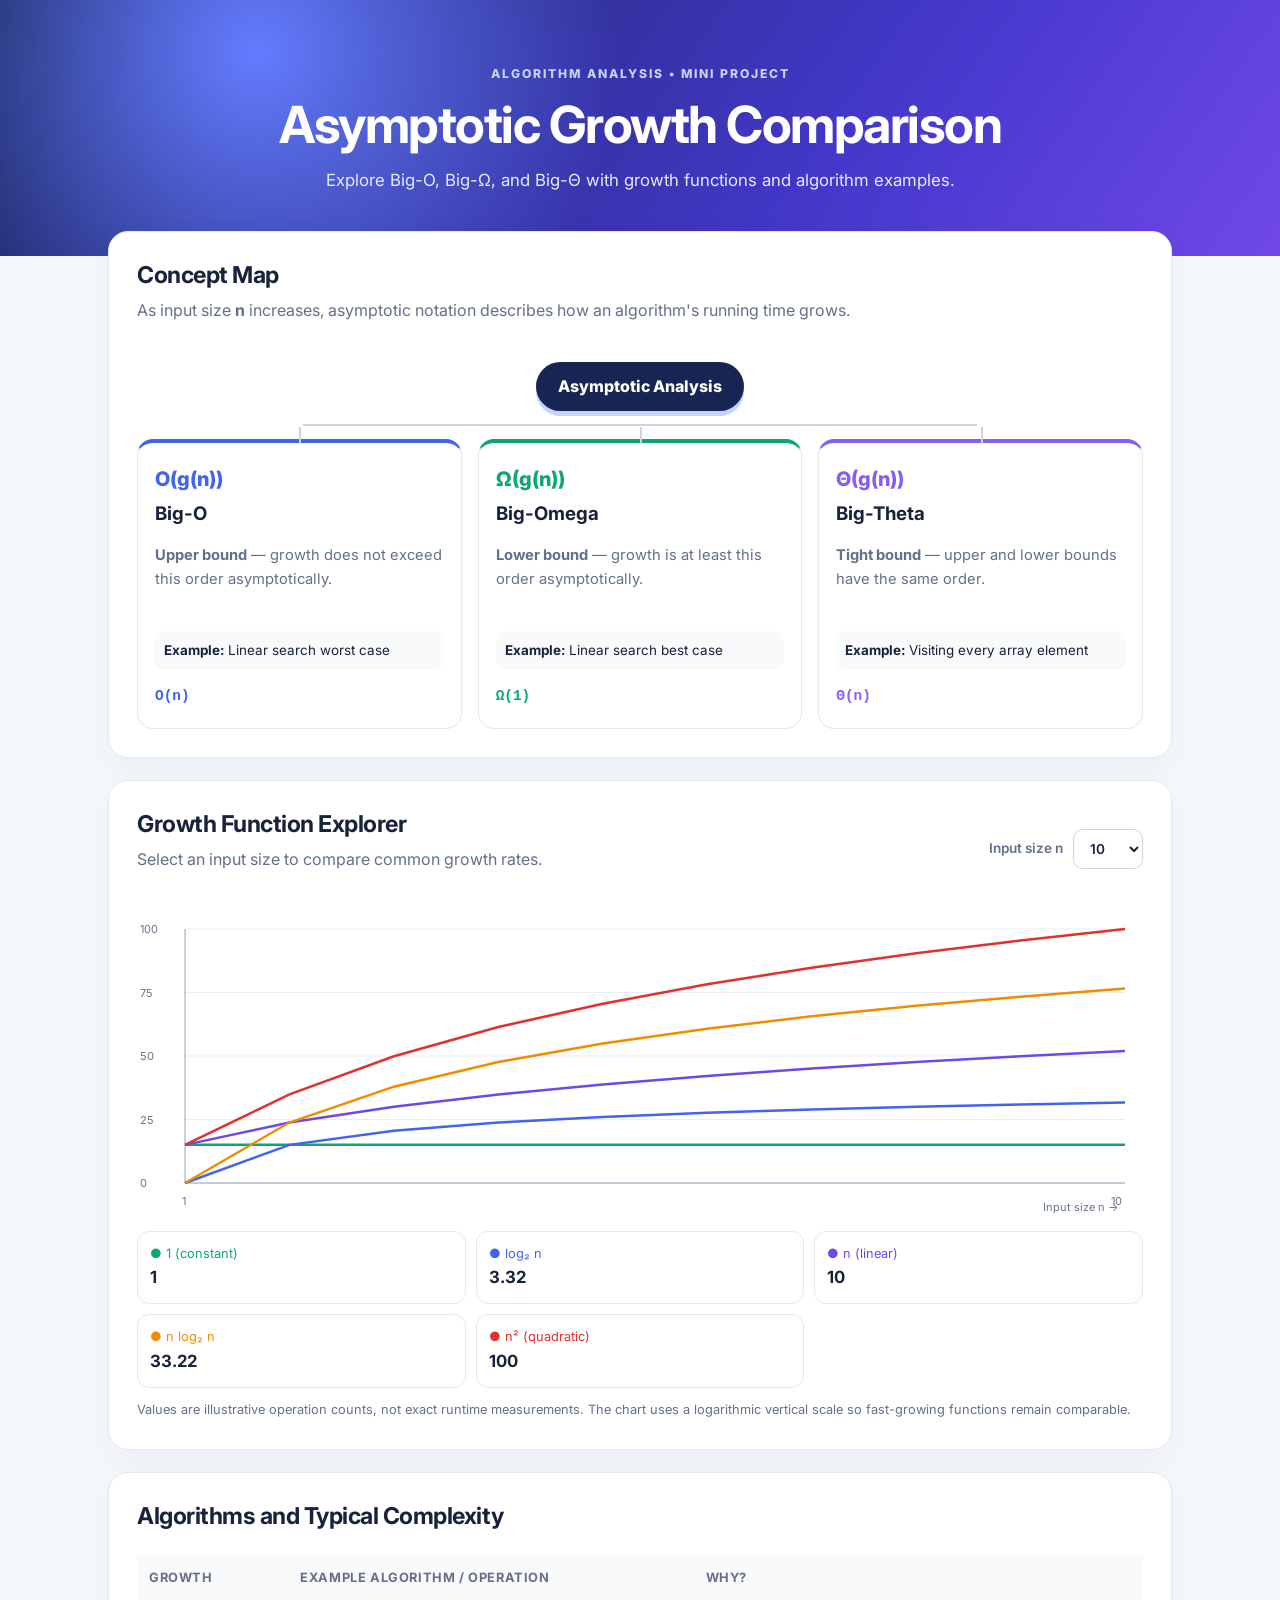
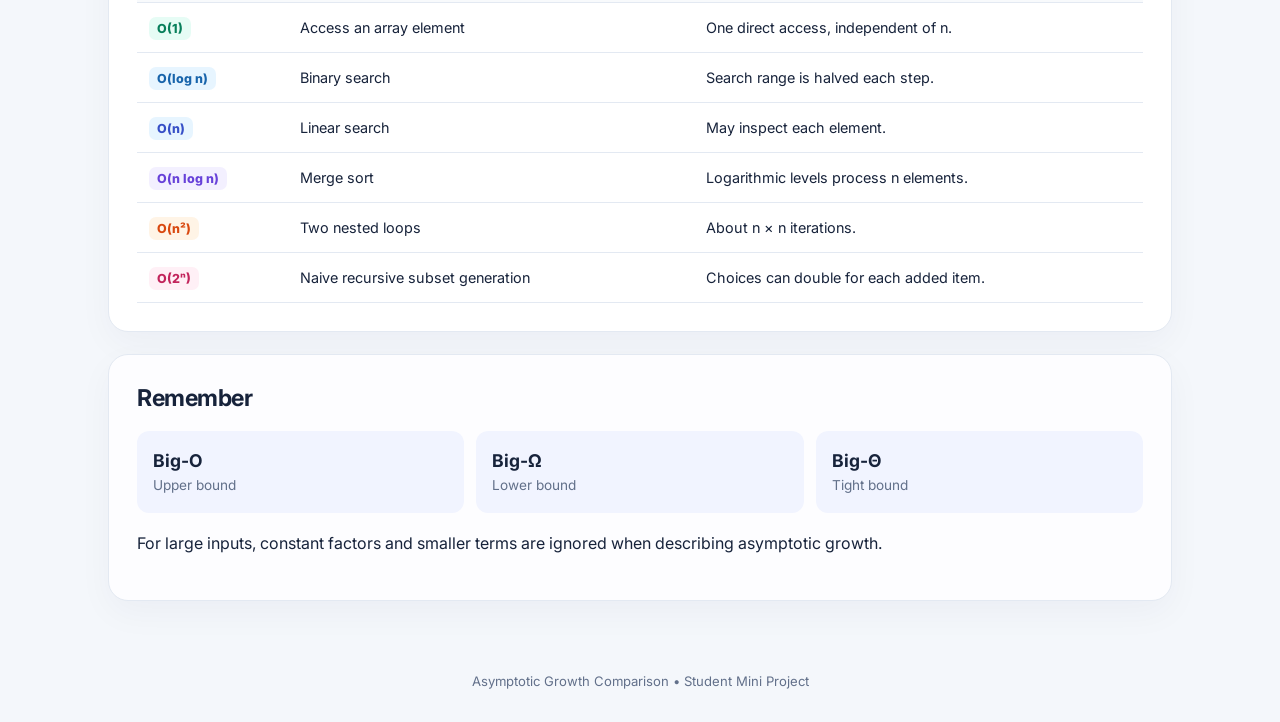
<file: Asymptotic_Growth_Comparison/index.html>
<!DOCTYPE html>
<html lang="en">
<head>
  <meta charset="UTF-8">
  <meta name="viewport" content="width=device-width, initial-scale=1.0">
  <title>Asymptotic Growth Comparison</title>
  <link rel="stylesheet" href="style.css">
</head>
<body>
  <header class="hero">
    <p class="eyebrow">ALGORITHM ANALYSIS • MINI PROJECT</p>
    <h1>Asymptotic Growth Comparison</h1>
    <p>Explore Big-O, Big-Ω, and Big-Θ with growth functions and algorithm examples.</p>
  </header>

  <main>
    <section class="intro panel">
      <h2>Concept Map</h2>
      <p class="muted">As input size <strong>n</strong> increases, asymptotic notation describes how an algorithm's running time grows.</p>
      <div class="concept-map">
        <div class="root">Asymptotic Analysis</div>
        <div class="branches">
          <article class="concept big-o">
            <div class="symbol">O(g(n))</div><h3>Big-O</h3>
            <p><strong>Upper bound</strong> — growth does not exceed this order asymptotically.</p>
            <div class="example"><b>Example:</b> Linear search worst case</div>
            <code>O(n)</code>
          </article>
          <article class="concept big-omega">
            <div class="symbol">Ω(g(n))</div><h3>Big-Omega</h3>
            <p><strong>Lower bound</strong> — growth is at least this order asymptotically.</p>
            <div class="example"><b>Example:</b> Linear search best case</div>
            <code>Ω(1)</code>
          </article>
          <article class="concept big-theta">
            <div class="symbol">Θ(g(n))</div><h3>Big-Theta</h3>
            <p><strong>Tight bound</strong> — upper and lower bounds have the same order.</p>
            <div class="example"><b>Example:</b> Visiting every array element</div>
            <code>Θ(n)</code>
          </article>
        </div>
      </div>
    </section>

    <section class="panel">
      <div class="section-heading">
        <div><h2>Growth Function Explorer</h2><p class="muted">Select an input size to compare common growth rates.</p></div>
        <label>Input size n
          <select id="nSelect">
            <option value="5">5</option><option value="10" selected>10</option>
            <option value="20">20</option><option value="50">50</option><option value="100">100</option>
          </select>
        </label>
      </div>
      <div class="chart-wrap"><canvas id="growthChart" aria-label="Growth function comparison chart"></canvas></div>
      <div id="growthValues" class="growth-values"></div>
      <p class="note">Values are illustrative operation counts, not exact runtime measurements. The chart uses a logarithmic vertical scale so fast-growing functions remain comparable.</p>
    </section>

    <section class="panel">
      <h2>Algorithms and Typical Complexity</h2>
      <div class="table-scroll">
        <table>
          <thead><tr><th>Growth</th><th>Example algorithm / operation</th><th>Why?</th></tr></thead>
          <tbody>
            <tr><td><span class="pill constant">O(1)</span></td><td>Access an array element</td><td>One direct access, independent of n.</td></tr>
            <tr><td><span class="pill logarithmic">O(log n)</span></td><td>Binary search</td><td>Search range is halved each step.</td></tr>
            <tr><td><span class="pill linear">O(n)</span></td><td>Linear search</td><td>May inspect each element.</td></tr>
            <tr><td><span class="pill nlogn">O(n log n)</span></td><td>Merge sort</td><td>Logarithmic levels process n elements.</td></tr>
            <tr><td><span class="pill quadratic">O(n²)</span></td><td>Two nested loops</td><td>About n × n iterations.</td></tr>
            <tr><td><span class="pill exponential">O(2ⁿ)</span></td><td>Naive recursive subset generation</td><td>Choices can double for each added item.</td></tr>
          </tbody>
        </table>
      </div>
    </section>

    <section class="panel takeaway">
      <h2>Remember</h2>
      <div class="remember-grid">
        <div><strong>Big-O</strong><span>Upper bound</span></div>
        <div><strong>Big-Ω</strong><span>Lower bound</span></div>
        <div><strong>Big-Θ</strong><span>Tight bound</span></div>
      </div>
      <p>For large inputs, constant factors and smaller terms are ignored when describing asymptotic growth.</p>
    </section>
  </main>
  <footer>Asymptotic Growth Comparison • Student Mini Project</footer>
  <script src="script.js"></script>
</body>
</html>
</file>
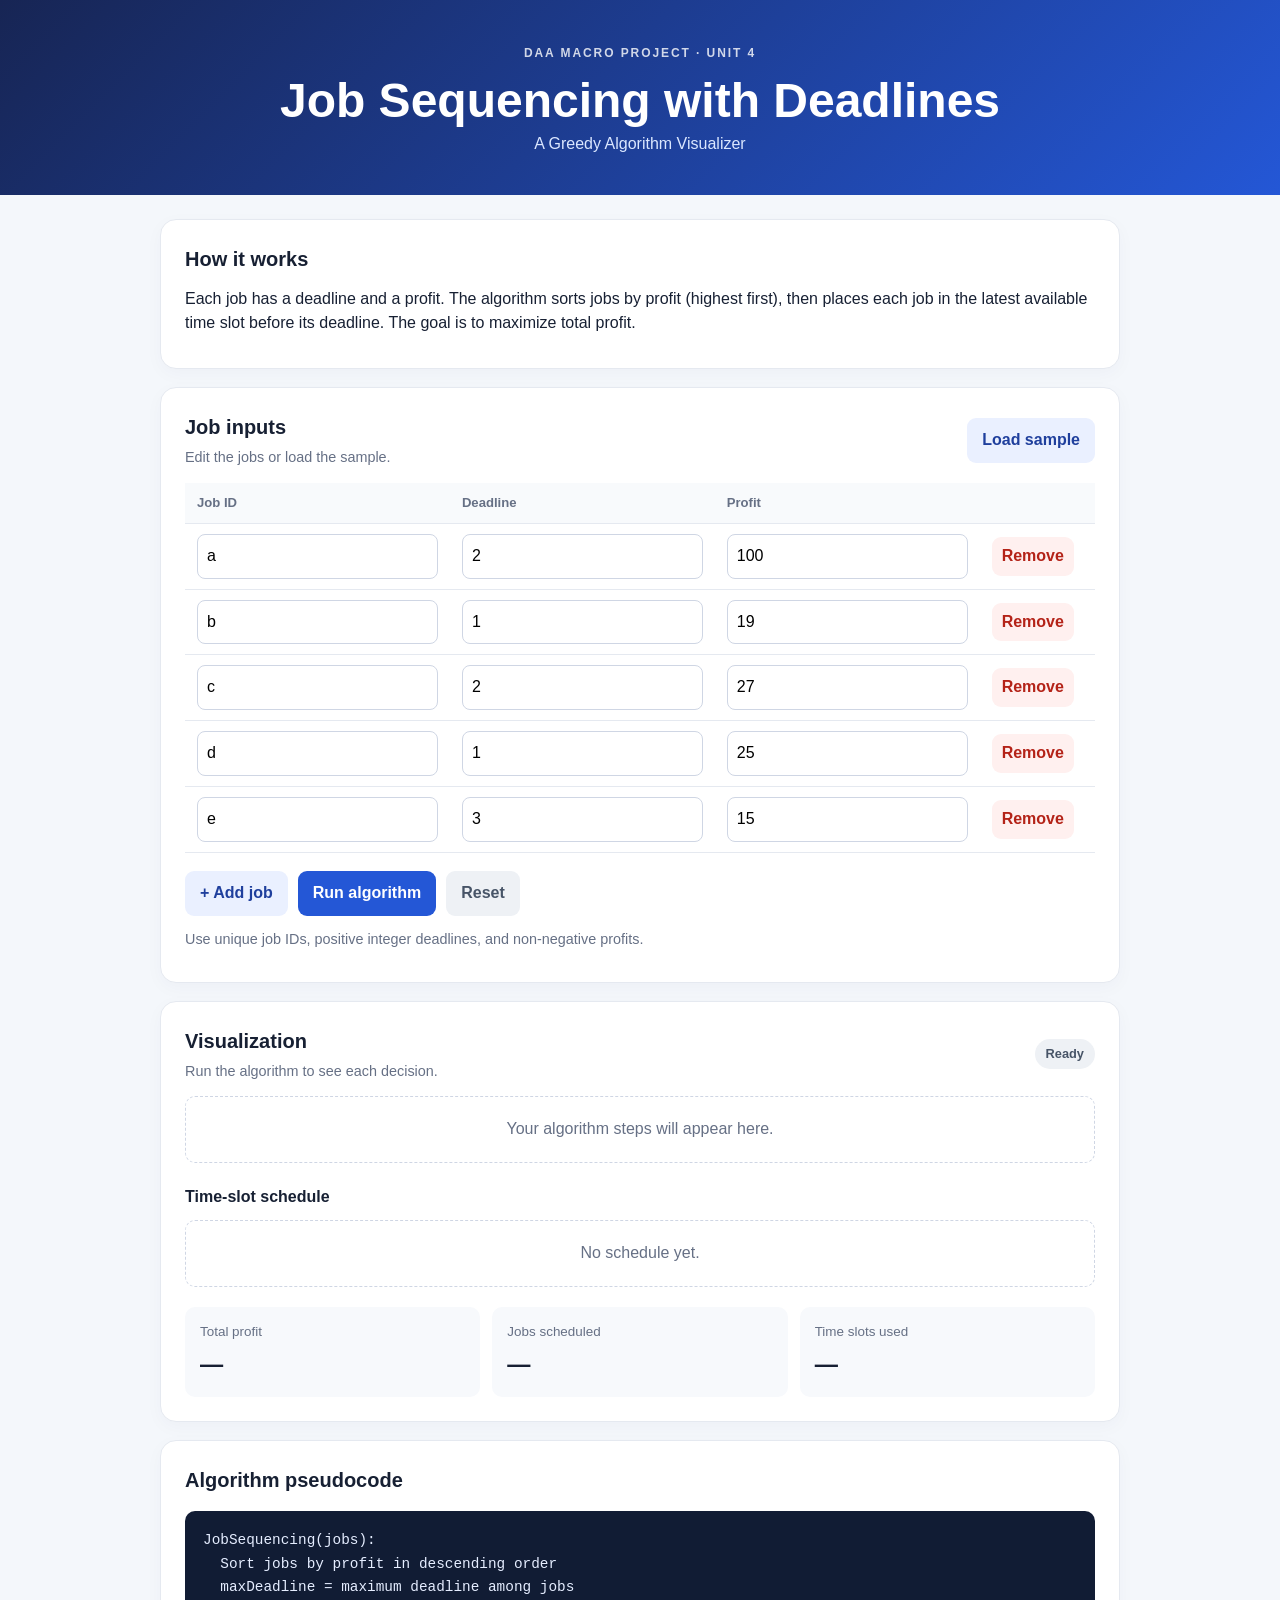
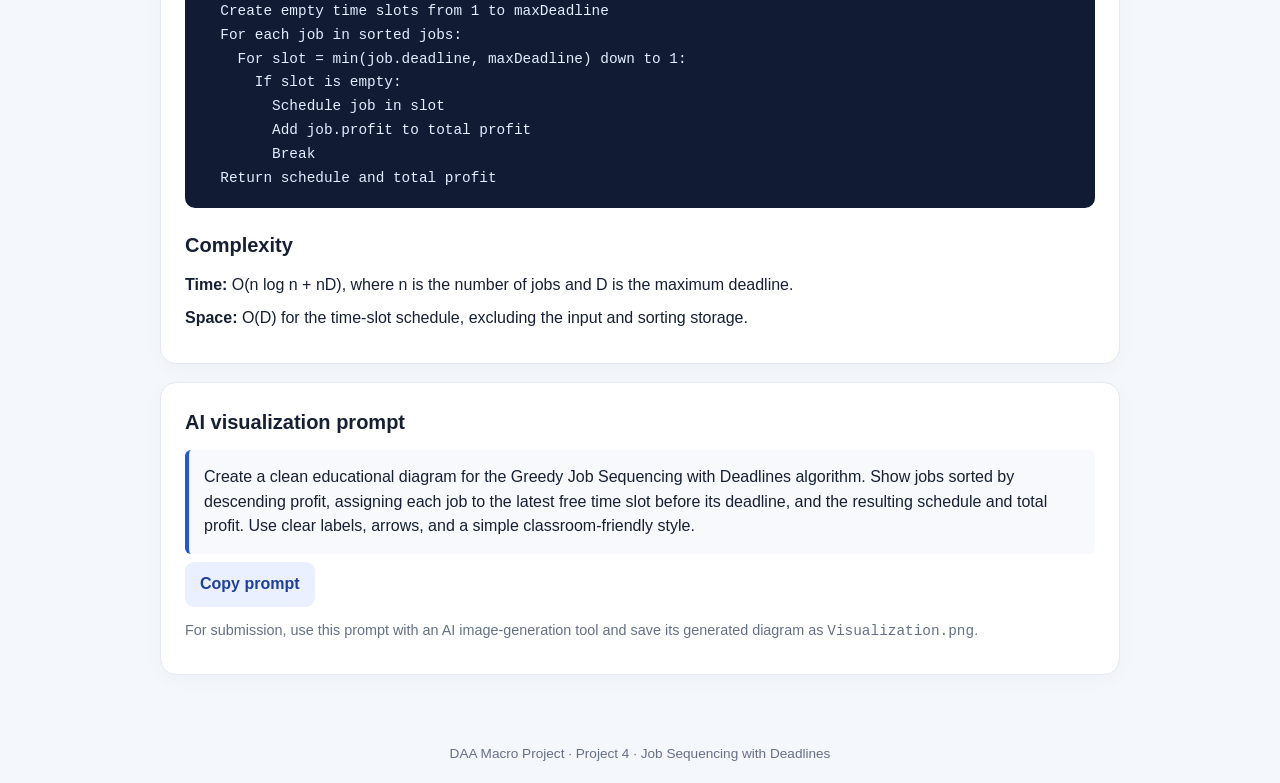
<file: Project4_JobSequencing/index.html>
<!DOCTYPE html>
<html lang="en">
<head>
  <meta charset="UTF-8">
  <meta name="viewport" content="width=device-width, initial-scale=1.0">
  <title>Project 4 - Job Sequencing with Deadlines</title>
  <link rel="stylesheet" href="style.css">
</head>
<body>
  <header class="hero">
    <div class="eyebrow">DAA MACRO PROJECT · UNIT 4</div>
    <h1>Job Sequencing with Deadlines</h1>
    <p>A Greedy Algorithm Visualizer</p>
  </header>

  <main class="container">
    <section class="panel intro">
      <h2>How it works</h2>
      <p>Each job has a deadline and a profit. The algorithm sorts jobs by profit (highest first), then places each job in the latest available time slot before its deadline. The goal is to maximize total profit.</p>
    </section>

    <section class="panel">
      <div class="section-heading">
        <div><h2>Job inputs</h2><p class="muted">Edit the jobs or load the sample.</p></div>
        <button id="sampleBtn" class="secondary">Load sample</button>
      </div>
      <div class="table-wrap">
        <table>
          <thead><tr><th>Job ID</th><th>Deadline</th><th>Profit</th><th></th></tr></thead>
          <tbody id="jobsBody"></tbody>
        </table>
      </div>
      <div class="controls">
        <button id="addBtn" class="secondary">+ Add job</button>
        <button id="runBtn">Run algorithm</button>
        <button id="resetBtn" class="ghost">Reset</button>
      </div>
      <p class="hint">Use unique job IDs, positive integer deadlines, and non-negative profits.</p>
      <p id="error" class="error" role="alert"></p>
    </section>

    <section class="panel results" id="resultsPanel">
      <div class="section-heading"><div><h2>Visualization</h2><p class="muted">Run the algorithm to see each decision.</p></div><span id="status" class="status">Ready</span></div>
      <div id="steps" class="steps empty">Your algorithm steps will appear here.</div>
      <h3>Time-slot schedule</h3>
      <div id="schedule" class="schedule empty">No schedule yet.</div>
      <div class="summary">
        <div><span>Total profit</span><strong id="totalProfit">—</strong></div>
        <div><span>Jobs scheduled</span><strong id="jobsScheduled">—</strong></div>
        <div><span>Time slots used</span><strong id="slotsUsed">—</strong></div>
      </div>
    </section>

    <section class="panel">
      <h2>Algorithm pseudocode</h2>
      <pre><code>JobSequencing(jobs):
  Sort jobs by profit in descending order
  maxDeadline = maximum deadline among jobs
  Create empty time slots from 1 to maxDeadline
  For each job in sorted jobs:
    For slot = min(job.deadline, maxDeadline) down to 1:
      If slot is empty:
        Schedule job in slot
        Add job.profit to total profit
        Break
  Return schedule and total profit</code></pre>
      <h2 class="subhead">Complexity</h2>
      <p><strong>Time:</strong> O(n log n + nD), where n is the number of jobs and D is the maximum deadline.</p>
      <p><strong>Space:</strong> O(D) for the time-slot schedule, excluding the input and sorting storage.</p>
    </section>

    <section class="panel">
      <h2>AI visualization prompt</h2>
      <p class="prompt">Create a clean educational diagram for the Greedy Job Sequencing with Deadlines algorithm. Show jobs sorted by descending profit, assigning each job to the latest free time slot before its deadline, and the resulting schedule and total profit. Use clear labels, arrows, and a simple classroom-friendly style.</p>
      <button id="copyPromptBtn" class="secondary">Copy prompt</button>
      <p class="hint">For submission, use this prompt with an AI image-generation tool and save its generated diagram as <code>Visualization.png</code>.</p>
    </section>
  </main>
  <footer>DAA Macro Project · Project 4 · Job Sequencing with Deadlines</footer>
  <script src="script.js"></script>
</body>
</html>
</file>
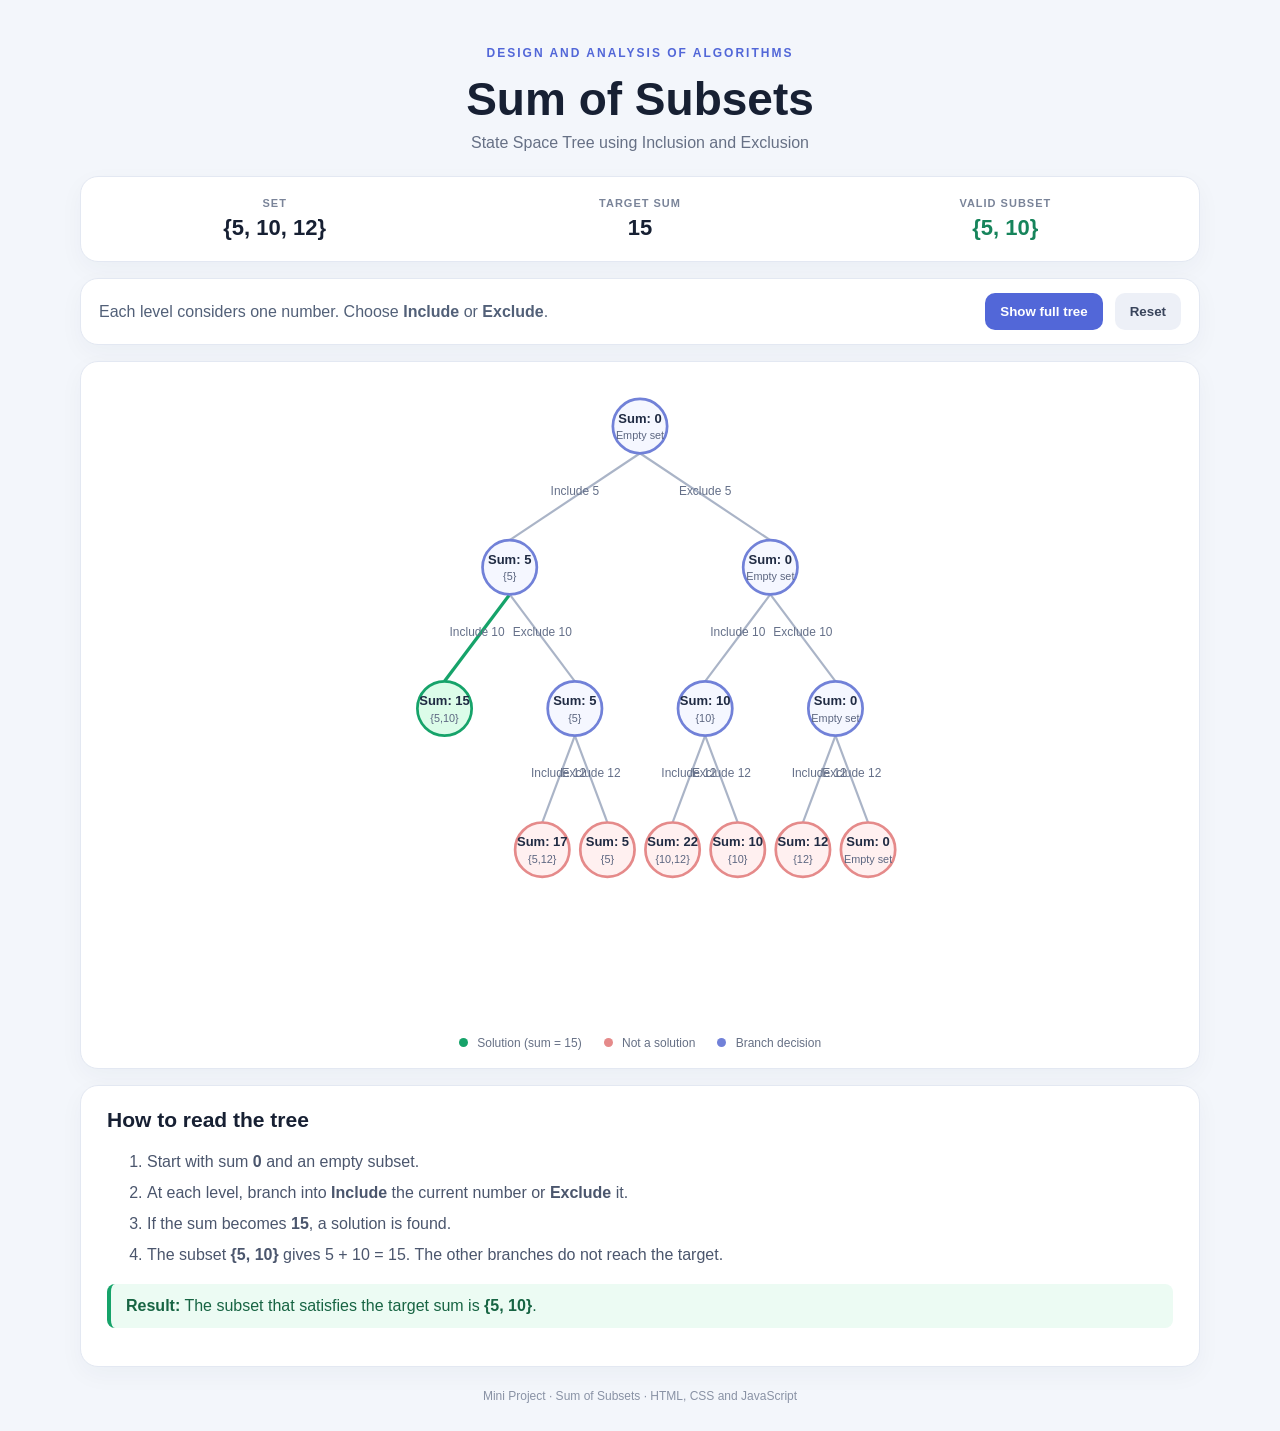
<file: sum-of-subsets-tree/index.html>
<!DOCTYPE html>
<html lang="en">
<head>
  <meta charset="UTF-8">
  <meta name="viewport" content="width=device-width, initial-scale=1.0">
  <title>Sum of Subsets - State Space Tree</title>
  <link rel="stylesheet" href="style.css">
</head>
<body>
  <main class="container">
    <header>
      <p class="eyebrow">DESIGN AND ANALYSIS OF ALGORITHMS</p>
      <h1>Sum of Subsets</h1>
      <p class="subtitle">State Space Tree using Inclusion and Exclusion</p>
    </header>

    <section class="problem-card">
      <div><span class="label">SET</span><strong>{5, 10, 12}</strong></div>
      <div><span class="label">TARGET SUM</span><strong>15</strong></div>
      <div><span class="label">VALID SUBSET</span><strong class="answer">{5, 10}</strong></div>
    </section>

    <section class="controls">
      <p>Each level considers one number. Choose <b>Include</b> or <b>Exclude</b>.</p>
      <button id="showAllBtn" type="button">Show full tree</button>
      <button id="resetBtn" type="button" class="secondary">Reset</button>
    </section>

    <section class="tree-card" aria-label="State space tree diagram">
      <div class="tree-scroll">
        <svg id="tree" viewBox="0 0 1000 600" role="img" aria-label="State space tree for target sum 15"></svg>
      </div>
      <div class="legend">
        <span><i class="dot solution"></i> Solution (sum = 15)</span>
        <span><i class="dot dead"></i> Not a solution</span>
        <span><i class="dot active"></i> Branch decision</span>
      </div>
    </section>

    <section class="explanation">
      <h2>How to read the tree</h2>
      <ol>
        <li>Start with sum <b>0</b> and an empty subset.</li>
        <li>At each level, branch into <b>Include</b> the current number or <b>Exclude</b> it.</li>
        <li>If the sum becomes <b>15</b>, a solution is found.</li>
        <li>The subset <b>{5, 10}</b> gives 5 + 10 = 15. The other branches do not reach the target.</li>
      </ol>
      <p class="result"><b>Result:</b> The subset that satisfies the target sum is <b>{5, 10}</b>.</p>
    </section>
    <footer>Mini Project · Sum of Subsets · HTML, CSS and JavaScript</footer>
  </main>
  <script src="script.js"></script>
</body>
</html>
</file>
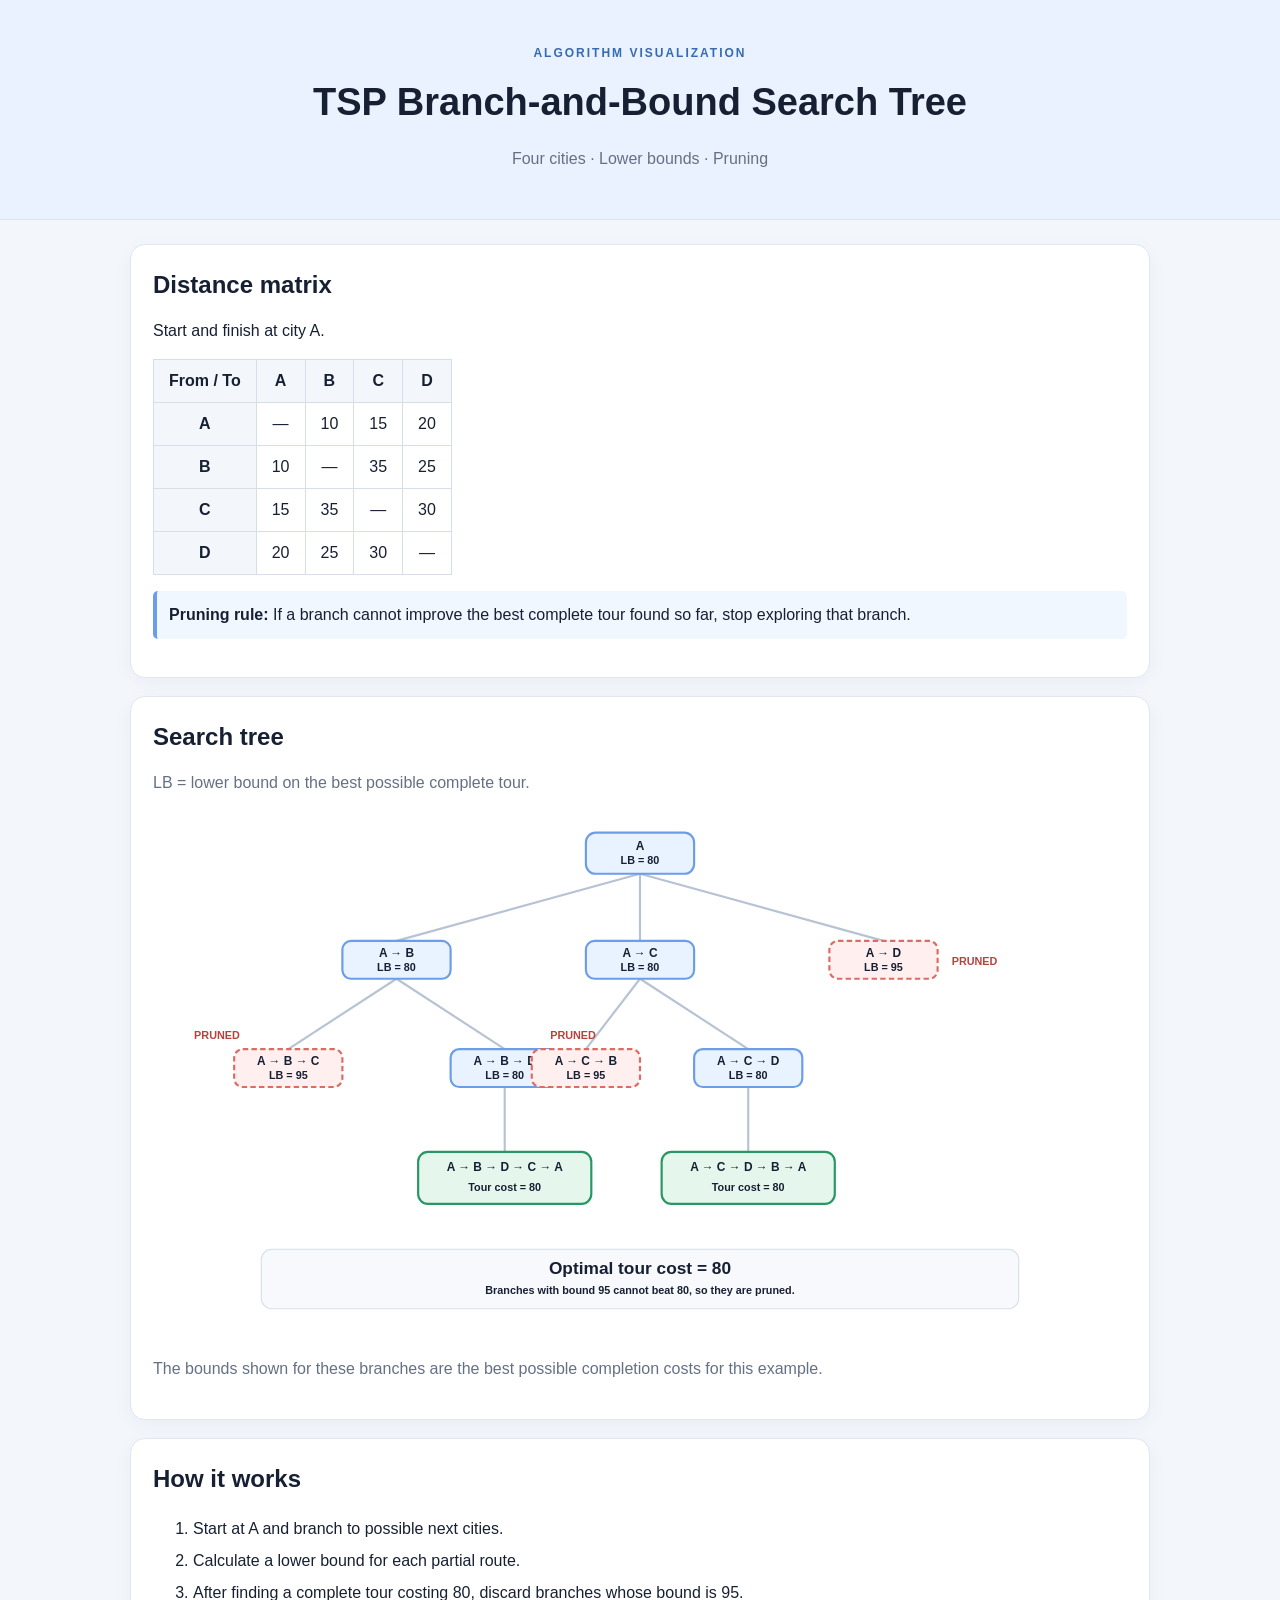
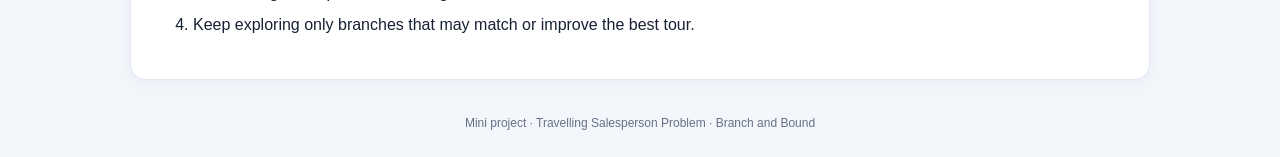
<file: tsp_branch_bound_project/index.html>
<!doctype html>
<html lang="en">
<head>
<meta charset="utf-8"><meta name="viewport" content="width=device-width, initial-scale=1">
<title>TSP Branch-and-Bound Search Tree</title><link rel="stylesheet" href="style.css">
</head>
<body>
<header><p class="eyebrow">ALGORITHM VISUALIZATION</p><h1>TSP Branch-and-Bound Search Tree</h1><p>Four cities · Lower bounds · Pruning</p></header>
<main>
<section class="panel">
<h2>Distance matrix</h2><p>Start and finish at city A.</p>
<table><thead><tr><th>From / To</th><th>A</th><th>B</th><th>C</th><th>D</th></tr></thead>
<tbody><tr><th>A</th><td>—</td><td>10</td><td>15</td><td>20</td></tr>
<tr><th>B</th><td>10</td><td>—</td><td>35</td><td>25</td></tr>
<tr><th>C</th><td>15</td><td>35</td><td>—</td><td>30</td></tr>
<tr><th>D</th><td>20</td><td>25</td><td>30</td><td>—</td></tr></tbody></table>
<p class="note"><b>Pruning rule:</b> If a branch cannot improve the best complete tour found so far, stop exploring that branch.</p>
</section>
<section class="panel"><h2>Search tree</h2><p class="muted">LB = lower bound on the best possible complete tour.</p>
<div class="scroll"><svg viewBox="0 0 900 490" role="img" aria-label="Branch and bound TSP tree">
<g class="edges">
<path d="M450 58 L225 120"/><path d="M450 58 L450 120"/><path d="M450 58 L675 120"/>
<path d="M225 155 L125 220"/><path d="M225 155 L325 220"/><path d="M450 155 L400 220"/><path d="M450 155 L550 220"/>
<path d="M325 255 L325 315"/><path d="M550 255 L550 315"/>
</g>
<g class="node explored"><rect x="400" y="20" width="100" height="38" rx="9"/><text x="450" y="36">A</text><text x="450" y="49" class="small">LB = 80</text></g>
<g class="node explored"><rect x="175" y="120" width="100" height="35" rx="8"/><text x="225" y="135">A → B</text><text x="225" y="148" class="small">LB = 80</text></g>
<g class="node explored"><rect x="400" y="120" width="100" height="35" rx="8"/><text x="450" y="135">A → C</text><text x="450" y="148" class="small">LB = 80</text></g>
<g class="node pruned"><rect x="625" y="120" width="100" height="35" rx="8"/><text x="675" y="135">A → D</text><text x="675" y="148" class="small">LB = 95</text></g><text x="738" y="142" class="prune">PRUNED</text>
<g class="node pruned"><rect x="75" y="220" width="100" height="35" rx="8"/><text x="125" y="235">A → B → C</text><text x="125" y="248" class="small">LB = 95</text></g><text x="38" y="211" class="prune">PRUNED</text>
<g class="node explored"><rect x="275" y="220" width="100" height="35" rx="8"/><text x="325" y="235">A → B → D</text><text x="325" y="248" class="small">LB = 80</text></g>
<g class="node pruned"><rect x="350" y="220" width="100" height="35" rx="8"/><text x="400" y="235">A → C → B</text><text x="400" y="248" class="small">LB = 95</text></g><text x="367" y="211" class="prune">PRUNED</text>
<g class="node explored"><rect x="500" y="220" width="100" height="35" rx="8"/><text x="550" y="235">A → C → D</text><text x="550" y="248" class="small">LB = 80</text></g>
<g class="node best"><rect x="245" y="315" width="160" height="48" rx="9"/><text x="325" y="333">A → B → D → C → A</text><text x="325" y="351" class="small">Tour cost = 80</text></g>
<g class="node best"><rect x="470" y="315" width="160" height="48" rx="9"/><text x="550" y="333">A → C → D → B → A</text><text x="550" y="351" class="small">Tour cost = 80</text></g>
<g class="callout"><rect x="100" y="405" width="700" height="55" rx="10"/><text x="450" y="428" class="big">Optimal tour cost = 80</text><text x="450" y="446" class="small">Branches with bound 95 cannot beat 80, so they are pruned.</text></g>
</svg></div>
<p class="muted">The bounds shown for these branches are the best possible completion costs for this example.</p>
</section>
<section class="panel"><h2>How it works</h2><ol><li>Start at A and branch to possible next cities.</li><li>Calculate a lower bound for each partial route.</li><li>After finding a complete tour costing 80, discard branches whose bound is 95.</li><li>Keep exploring only branches that may match or improve the best tour.</li></ol></section>
</main><footer>Mini project · Travelling Salesperson Problem · Branch and Bound</footer>
</body></html>
</file>
<file: Asymptotic_Growth_Comparison/style.css>
@import url('https://fonts.googleapis.com/css2?family=Inter:wght@400;500;600;700;800&display=swap');
:root{--ink:#17233b;--muted:#62708a;--paper:#f4f7fb;--line:#e3e9f2;--blue:#4263eb;--purple:#845ef7;--teal:#0ca678;--orange:#f08c00}
*{box-sizing:border-box}body{margin:0;background:var(--paper);color:var(--ink);font-family:Inter,Arial,sans-serif;line-height:1.6}
.hero{padding:52px 22px 62px;text-align:center;color:white;background:radial-gradient(circle at 20% 20%,#647cff,transparent 35%),linear-gradient(125deg,#172554,#4338ca 65%,#7048e8)}
.hero h1{font-size:clamp(2rem,5vw,3.2rem);line-height:1.12;margin:10px auto;max-width:850px;letter-spacing:-1.5px}
.hero p:not(.eyebrow){max-width:690px;margin:14px auto 0;color:#e7eaff;font-size:1.05rem}.eyebrow{font-size:.76rem;font-weight:800;letter-spacing:2px;color:#c7d2fe}
main{max-width:1100px;margin:-25px auto 0;padding:0 18px 40px;position:relative}.panel{background:white;border:1px solid var(--line);border-radius:20px;padding:28px;margin-bottom:22px;box-shadow:0 12px 35px #1725540a}
h2{font-size:1.45rem;line-height:1.3;margin:0 0 8px;letter-spacing:-.5px}.muted{color:var(--muted);margin-top:0}
.concept-map{padding:22px 0 0;text-align:center}.root{display:inline-block;padding:12px 22px;border-radius:999px;background:#172554;color:white;font-weight:800;box-shadow:0 5px 0 #c7d2fe}
.branches{display:grid;grid-template-columns:repeat(3,1fr);gap:16px;margin-top:28px;position:relative}.branches:before{content:"";position:absolute;top:-15px;left:16.5%;right:16.5%;height:2px;background:#cbd5e1}.concept{border:1px solid var(--line);border-radius:16px;padding:20px 17px;text-align:left;position:relative;background:#fff}
.concept:before{content:"";position:absolute;top:-16px;left:50%;height:16px;width:2px;background:#cbd5e1}.symbol{font-size:1.25rem;font-weight:800}.concept h3{margin:4px 0 8px}.concept p{font-size:.92rem;color:var(--muted);min-height:72px}.example{font-size:.84rem;background:#f8fafc;border-radius:9px;padding:9px;margin:12px 0}.concept code{font-size:.9rem;font-weight:800}.big-o{border-top:4px solid var(--blue)}.big-o .symbol,.big-o code{color:var(--blue)}.big-omega{border-top:4px solid var(--teal)}.big-omega .symbol,.big-omega code{color:var(--teal)}.big-theta{border-top:4px solid var(--purple)}.big-theta .symbol,.big-theta code{color:var(--purple)}
.section-heading{display:flex;justify-content:space-between;gap:18px;align-items:center}.section-heading label{font-size:.85rem;color:var(--muted);font-weight:600;display:flex;align-items:center;gap:10px}select{border:1px solid #cbd5e1;border-radius:10px;padding:10px 12px;background:white;color:var(--ink);font:inherit}
.chart-wrap{height:310px;margin:20px 0 12px;position:relative}canvas{width:100%;height:100%;display:block}.growth-values{display:grid;grid-template-columns:repeat(3,1fr);gap:10px}.value-card{border:1px solid var(--line);border-radius:12px;padding:12px}.value-card span{display:block;font-size:.8rem;color:var(--muted)}.value-card strong{font-size:1.05rem}.note{font-size:.8rem;color:var(--muted);margin-bottom:0}
.table-scroll{overflow-x:auto}table{width:100%;border-collapse:collapse;margin-top:16px;min-width:600px}th,td{text-align:left;padding:13px 12px;border-bottom:1px solid var(--line)}th{font-size:.8rem;text-transform:uppercase;letter-spacing:.6px;color:var(--muted);background:#f8fafc}td{font-size:.9rem}.pill{font-size:.78rem;font-weight:800;padding:4px 8px;border-radius:7px;white-space:nowrap}.constant{background:#e6fcf5;color:#087f5b}.logarithmic{background:#e7f5ff;color:#1864ab}.linear{background:#e7f5ff;color:#364fc7}.nlogn{background:#f3f0ff;color:#6741d9}.quadratic{background:#fff4e6;color:#d9480f}.exponential{background:#fff0f6;color:#c2255c}
.takeaway{background:#fdfdff}.remember-grid{display:grid;grid-template-columns:repeat(3,1fr);gap:12px;margin:18px 0}.remember-grid div{padding:16px;border-radius:12px;background:#f1f4ff}.remember-grid strong,.remember-grid span{display:block}.remember-grid strong{font-size:1.1rem}.remember-grid span{font-size:.85rem;color:var(--muted)}footer{text-align:center;padding:8px 20px 30px;color:var(--muted);font-size:.82rem}
@media(max-width:720px){.branches{grid-template-columns:1fr;gap:20px}.branches:before,.concept:before{display:none}.concept p{min-height:0}.section-heading{align-items:flex-start;flex-direction:column}.growth-values{grid-template-columns:1fr}.panel{padding:20px}.chart-wrap{height:260px}.remember-grid{grid-template-columns:1fr}}
</file>
<file: Project4_JobSequencing/style.css>
* { box-sizing: border-box; }
:root { --ink:#172033; --muted:#667085; --line:#e5e9f0; --bg:#f4f7fb; --blue:#2457d6; --blue2:#eaf0ff; --green:#157347; --red:#b42318; }
body { margin:0; font-family: Inter, "Segoe UI", Arial, sans-serif; color:var(--ink); background:var(--bg); line-height:1.55; }
.hero { padding:44px 20px 38px; text-align:center; color:white; background:linear-gradient(135deg,#172554,#2457d6); }
.eyebrow { font-size:.75rem; font-weight:800; letter-spacing:.16em; opacity:.8; }
.hero h1 { margin:10px 0 4px; font-size:clamp(1.8rem,4vw,3rem); line-height:1.15; }
.hero p { margin:0; color:#dbe7ff; }
.container { width:min(960px,calc(100% - 28px)); margin:24px auto 48px; display:grid; gap:18px; }
.panel { background:white; padding:24px; border:1px solid var(--line); border-radius:16px; box-shadow:0 5px 18px #17255408; }
h2 { margin:0 0 12px; font-size:1.25rem; } h3 { margin:22px 0 10px; font-size:1rem; }
p { margin:8px 0; } .muted,.hint { color:var(--muted); font-size:.9rem; } .hint { margin-top:12px; }
.section-heading { display:flex; align-items:center; justify-content:space-between; gap:12px; margin-bottom:14px; }
.section-heading h2 { margin:0; } .section-heading p { margin:3px 0 0; }
.table-wrap { overflow-x:auto; }
table { width:100%; border-collapse:collapse; min-width:420px; }
th,td { text-align:left; padding:10px 12px; border-bottom:1px solid var(--line); }
th { font-size:.82rem; color:var(--muted); background:#f8fafc; }
td input { width:100%; min-width:70px; padding:9px; border:1px solid #cfd6e4; border-radius:8px; font:inherit; }
td .id-input { min-width:64px; }
button { cursor:pointer; border:0; border-radius:9px; padding:10px 15px; font:inherit; font-weight:700; color:white; background:var(--blue); transition:transform .12s,opacity .12s; }
button:hover { opacity:.9; } button:active { transform:scale(.98); }
button.secondary { color:#1f3f9d; background:var(--blue2); } button.ghost { color:#475467; background:#eef1f5; }
button.remove { color:var(--red); background:#fff0ef; padding:7px 10px; }
.controls { display:flex; flex-wrap:wrap; gap:10px; margin-top:18px; }
.error { color:var(--red); font-weight:600; }
.status { border-radius:999px; background:#eef1f5; color:#475467; padding:5px 11px; font-size:.8rem; font-weight:700; white-space:nowrap; }
.status.done { background:#e6f6ed; color:var(--green); }
.steps { display:grid; gap:10px; }
.steps.empty,.schedule.empty { padding:20px; color:var(--muted); text-align:center; border:1px dashed #cfd6e4; border-radius:10px; }
.step { border:1px solid var(--line); border-radius:11px; padding:13px 15px; display:grid; grid-template-columns:34px 1fr; gap:10px; align-items:start; }
.step-number { width:30px; height:30px; display:grid; place-items:center; border-radius:50%; color:#1f3f9d; background:var(--blue2); font-weight:800; }
.step strong { display:block; } .step p { margin:3px 0 0; color:var(--muted); font-size:.92rem; }
.step.accepted { border-color:#b5e3c8; background:#f4fcf7; } .step.rejected { border-color:#f4c7c3; background:#fff8f7; }
.schedule { display:grid; grid-template-columns:repeat(auto-fit,minmax(100px,1fr)); gap:10px; }
.slot { padding:13px 8px; text-align:center; border:1px solid var(--line); border-radius:11px; background:#f8fafc; }
.slot.filled { background:#edf9f1; border-color:#b5e3c8; } .slot .slot-num { display:block; color:var(--muted); font-size:.78rem; } .slot strong { display:block; margin:5px 0; font-size:1.2rem; } .slot small { color:var(--muted); }
.summary { display:grid; grid-template-columns:repeat(3,1fr); gap:12px; margin-top:20px; }
.summary div { padding:15px; background:#f7f9fc; border-radius:10px; } .summary span { display:block; color:var(--muted); font-size:.84rem; } .summary strong { display:block; font-size:1.45rem; margin-top:4px; }
pre { overflow:auto; padding:18px; border-radius:10px; color:#e5edff; background:#111c34; line-height:1.65; font-size:.9rem; }
.subhead { margin-top:22px; } .prompt { padding:15px; background:#f7f9fc; border-left:4px solid var(--blue); border-radius:6px; }
footer { padding:20px; text-align:center; color:var(--muted); font-size:.85rem; }
@media(max-width:600px) { .panel { padding:17px; } .summary { grid-template-columns:1fr; } .section-heading { align-items:flex-start; } }
</file>
<file: sum-of-subsets-tree/style.css>
* { box-sizing: border-box; }
:root { font-family: Inter, "Segoe UI", Arial, sans-serif; color: #172033; background: #f3f6fb; }
body { margin: 0; }
.container { width: min(1120px, 94%); margin: 0 auto; padding: 34px 0 24px; }
header { text-align: center; margin-bottom: 24px; }
.eyebrow { color: #5267d8; font-weight: 800; letter-spacing: 2px; font-size: 12px; }
h1 { font-size: clamp(30px, 5vw, 46px); margin: 8px 0; }
.subtitle { color: #667085; margin: 0; }
.problem-card, .controls, .tree-card, .explanation { background: white; border: 1px solid #e3e8f2; border-radius: 18px; box-shadow: 0 8px 24px #2538580a; }
.problem-card { display: flex; justify-content: space-around; gap: 18px; padding: 20px; margin-bottom: 16px; flex-wrap: wrap; }
.problem-card div { display: grid; gap: 6px; text-align: center; min-width: 130px; }
.label { color: #7a8499; font-size: 11px; font-weight: 800; letter-spacing: 1px; }
.problem-card strong { font-size: 22px; }
.answer { color: #16845b; }
.controls { display: flex; align-items: center; justify-content: space-between; gap: 12px; padding: 14px 18px; margin-bottom: 16px; flex-wrap: wrap; }
.controls p { margin: 0; color: #526078; flex: 1; min-width: 220px; }
button { border: 0; border-radius: 10px; background: #5267d8; color: white; font-weight: 700; padding: 11px 15px; cursor: pointer; }
button:hover { filter: brightness(.95); }
button.secondary { background: #edf0f7; color: #39445b; }
.tree-card { padding: 12px 16px 18px; }
.tree-scroll { overflow-x: auto; }
svg { display: block; width: 100%; min-width: 720px; height: auto; }
.edge { stroke: #aab4c7; stroke-width: 2; fill: none; }
.edge.solution-edge { stroke: #16a36a; stroke-width: 3; }
.node { cursor: pointer; }
.node circle { stroke-width: 2.5; fill: #f5f7ff; stroke: #7181d8; }
.node text { font-size: 12px; font-weight: 700; text-anchor: middle; fill: #202b43; pointer-events: none; }
.node .small { font-size: 10px; font-weight: 500; fill: #5c6680; }
.node.solution circle { fill: #dcfce9; stroke: #16a36a; }
.node.dead circle { fill: #fff0f0; stroke: #e58a8a; }
.node:hover circle { stroke-width: 4; }
.edge-label { font-size: 11px; fill: #657089; text-anchor: middle; }
.legend { display: flex; justify-content: center; gap: 22px; flex-wrap: wrap; padding: 10px 0 0; color: #667085; font-size: 12px; }
.dot { display: inline-block; width: 9px; height: 9px; border-radius: 50%; margin-right: 6px; }
.dot.solution { background: #16a36a; } .dot.dead { background: #e58a8a; } .dot.active { background: #7181d8; }
.explanation { padding: 22px 26px; margin-top: 16px; }
h2 { margin: 0 0 12px; font-size: 21px; }
li { line-height: 1.7; margin: 4px 0; color: #4b566d; }
.result { background: #ecfbf3; border-left: 4px solid #16a36a; padding: 13px 15px; border-radius: 8px; color: #176443; }
footer { text-align: center; color: #8992a5; font-size: 12px; padding: 22px 0 4px; }
@media (max-width: 600px) { .container { padding-top: 22px; } .controls { align-items: stretch; } .controls button { flex: 1; } .explanation { padding: 18px; } }
</file>
<file: tsp_branch_bound_project/style.css>
*{box-sizing:border-box}body{margin:0;background:#f3f6fb;color:#172033;font:16px/1.5 -apple-system,BlinkMacSystemFont,"Segoe UI",sans-serif}header{text-align:center;padding:32px 16px;background:#eaf2ff;border-bottom:1px solid #dbe4f0}h1{margin:0;font-size:clamp(25px,4vw,38px)}header p:last-child,.muted{color:#667085}.eyebrow{font-size:12px;letter-spacing:2px;font-weight:800;color:#376bb1}main{max-width:1050px;margin:24px auto;padding:0 15px}.panel{background:white;border:1px solid #e0e7f0;border-radius:15px;padding:22px;margin-bottom:18px;box-shadow:0 5px 20px #1c35500a}h2{margin:0 0 8px}table{border-collapse:collapse;text-align:center;margin-top:15px}th,td{border:1px solid #d6deea;padding:9px 15px}th{background:#f3f6fb}.note{background:#f1f7ff;border-left:4px solid #6b9de8;padding:12px;border-radius:5px}.scroll{overflow-x:auto}.scroll svg{display:block;width:100%;min-width:700px;height:auto}.edges path{stroke:#b7c3d4;stroke-width:2;fill:none}.node rect{stroke-width:2}.node text,.callout text{text-anchor:middle;fill:#172033;font-size:11px;font-weight:700}.node .small,.callout .small{font-size:10px;font-weight:600}.node.explored rect{fill:#e9f2ff;stroke:#6b9de8}.node.best rect{fill:#e5f7ed;stroke:#299764}.node.pruned rect{fill:#fff0ef;stroke:#db6b63;stroke-dasharray:5 3}.prune{fill:#b5443d;font-size:10px;font-weight:800}.callout rect{fill:#f7f9fc;stroke:#d5deeb}.callout .big{font-size:16px}li{padding:4px 0}footer{text-align:center;color:#667085;padding:10px 16px 25px;font-size:12px}@media(max-width:600px){.panel{padding:15px}th,td{padding:7px}}
</file>
